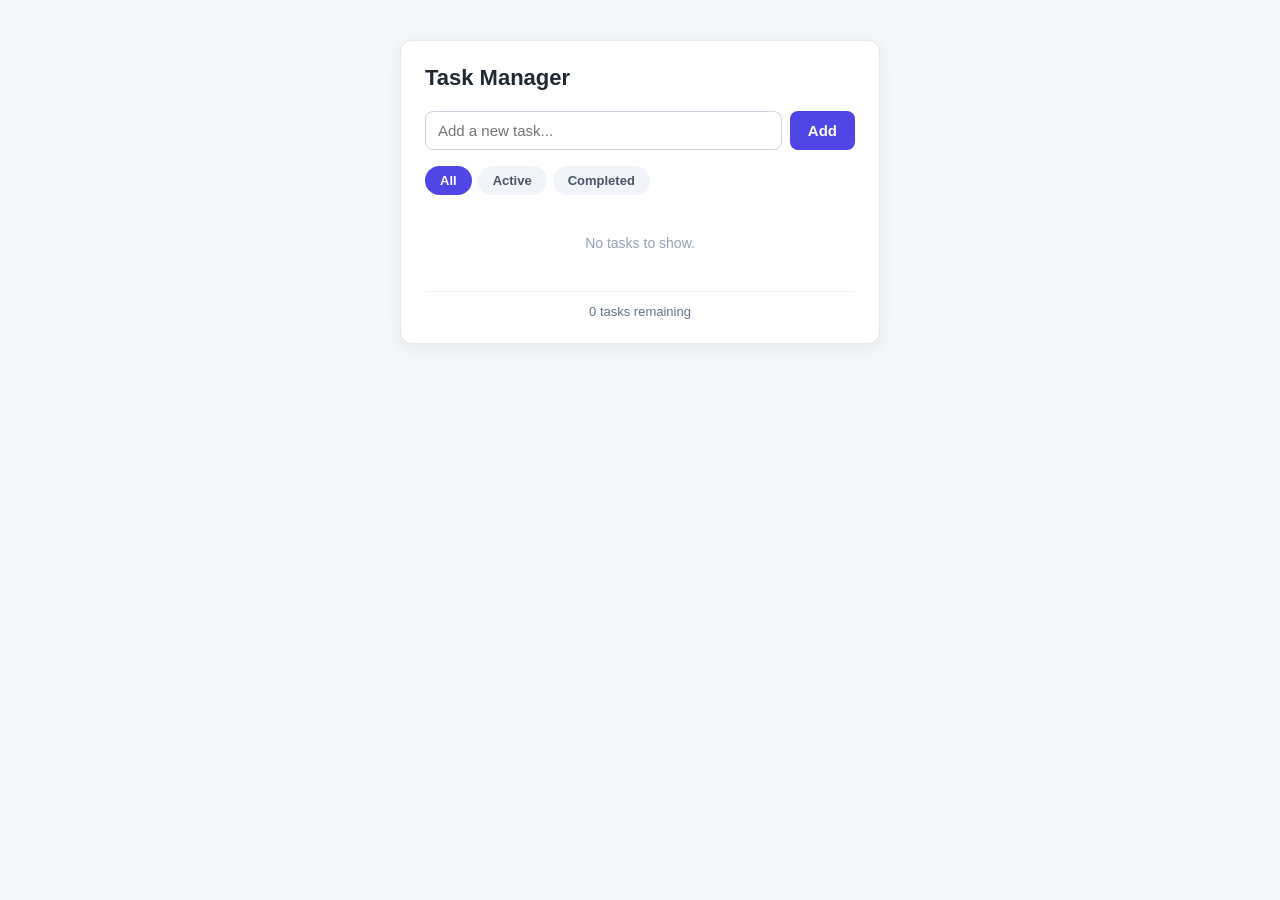
<file: pair-version/index.html>
<!DOCTYPE html>
<html lang="en">
<head>
  <meta charset="UTF-8" />
  <meta name="viewport" content="width=device-width, initial-scale=1.0" />
  <title>Task Manager</title>
  <link rel="stylesheet" href="styles.css" />
</head>
<body>
  <main class="container">
    <header class="header">
      <h1>Task Manager</h1>
    </header>

    <form id="task-form" class="input-area" autocomplete="off">
      <input id="task-input" type="text" placeholder="Add a new task..." aria-label="New task title" />
      <button type="submit" class="add-btn">Add</button>
    </form>

    <nav class="filters" aria-label="Filter tasks">
      <button class="filter active" data-filter="all">All</button>
      <button class="filter" data-filter="active">Active</button>
      <button class="filter" data-filter="completed">Completed</button>
    </nav>

    <ul id="task-list" class="task-list"></ul>

    <p id="task-count" class="task-count"></p>
  </main>

  <script src="script.js"></script>
</body>
</html>
</file>
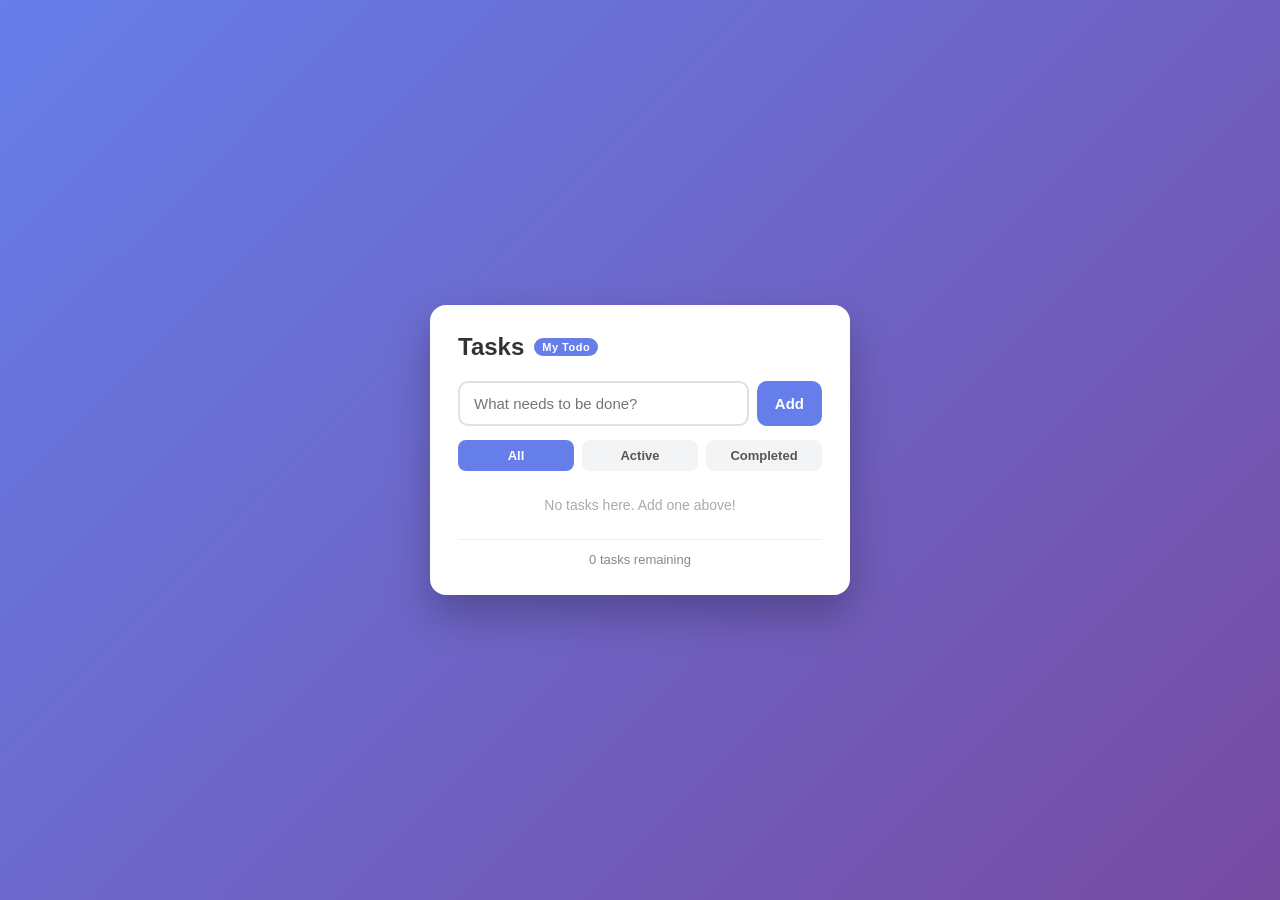
<file: vibe-version/index.html>
<!DOCTYPE html>
<html lang="en">
<head>
  <meta charset="UTF-8" />
  <meta name="viewport" content="width=device-width, initial-scale=1.0" />
  <title>Task Manager</title>
  <style>
    * {
      margin: 0;
      padding: 0;
      box-sizing: border-box;
    }

    body {
      font-family: 'Segoe UI', Tahoma, Geneva, Verdana, sans-serif;
      background: linear-gradient(135deg, #667eea 0%, #764ba2 100%);
      min-height: 100vh;
      display: flex;
      align-items: center;
      justify-content: center;
      padding: 20px;
    }

    .app {
      background: #ffffff;
      width: 100%;
      max-width: 420px;
      border-radius: 16px;
      padding: 28px;
      box-shadow: 0 20px 40px rgba(0, 0, 0, 0.25);
    }

    .app-header {
      display: flex;
      align-items: center;
      gap: 10px;
      margin-bottom: 20px;
    }

    .app-header h1 {
      font-size: 24px;
      color: #333;
    }

    .app-header .badge {
      background: #667eea;
      color: #fff;
      font-size: 11px;
      font-weight: 600;
      padding: 3px 8px;
      border-radius: 20px;
      letter-spacing: 0.5px;
    }

    .input-area {
      display: flex;
      gap: 8px;
      margin-bottom: 14px;
    }

    .input-area input {
      flex: 1;
      padding: 12px 14px;
      border: 2px solid #e0e0e0;
      border-radius: 10px;
      font-size: 15px;
      outline: none;
      transition: border-color 0.2s;
    }

    .input-area input:focus {
      border-color: #667eea;
    }

    .input-area button {
      padding: 12px 18px;
      background: #667eea;
      color: #fff;
      border: none;
      border-radius: 10px;
      font-size: 15px;
      font-weight: 600;
      cursor: pointer;
      transition: background 0.2s;
    }

    .input-area button:hover {
      background: #5a6fd6;
    }

    .filters {
      display: flex;
      gap: 8px;
      margin-bottom: 14px;
    }

    .filters button {
      flex: 1;
      padding: 8px 0;
      background: #f3f4f6;
      border: none;
      border-radius: 8px;
      font-size: 13px;
      font-weight: 600;
      color: #555;
      cursor: pointer;
      transition: all 0.2s;
    }

    .filters button.active {
      background: #667eea;
      color: #fff;
    }

    .task-list {
      list-style: none;
      max-height: 320px;
      overflow-y: auto;
      margin-bottom: 14px;
    }

    .task-list li {
      display: flex;
      align-items: center;
      justify-content: space-between;
      padding: 12px 10px;
      border-bottom: 1px solid #f0f0f0;
      cursor: pointer;
      border-radius: 8px;
      transition: background 0.2s;
    }

    .task-list li:hover {
      background: #f9f9ff;
    }

    .task-list li span {
      font-size: 15px;
      color: #333;
      word-break: break-word;
    }

    .task-list li.completed span {
      text-decoration: line-through;
      color: #b0b0b0;
    }

    .task-list li .check {
      width: 20px;
      height: 20px;
      border: 2px solid #ccc;
      border-radius: 50%;
      flex-shrink: 0;
      display: flex;
      align-items: center;
      justify-content: center;
      font-size: 12px;
      color: transparent;
      margin-right: 10px;
      transition: all 0.2s;
    }

    .task-list li.completed .check {
      background: #667eea;
      border-color: #667eea;
      color: #fff;
    }

    .empty-state {
      text-align: center;
      color: #aaa;
      font-size: 14px;
      padding: 24px 0;
    }

    .task-count {
      text-align: center;
      font-size: 13px;
      color: #888;
      border-top: 1px solid #f0f0f0;
      padding-top: 12px;
    }
  </style>
</head>
<body>
  <main class="app">
    <div class="app-header">
      <h1>Tasks</h1>
      <span class="badge">My Todo</span>
    </div>

    <div class="input-area">
      <input id="taskInput" type="text" placeholder="What needs to be done?" autocomplete="off" />
      <button id="addBtn">Add</button>
    </div>

    <div class="filters">
      <button class="filter-btn active" data-filter="all">All</button>
      <button class="filter-btn" data-filter="active">Active</button>
      <button class="filter-btn" data-filter="completed">Completed</button>
    </div>

    <ul id="taskList" class="task-list"></ul>

    <div id="taskCount" class="task-count">0 tasks remaining</div>
  </main>

  <script>
    const input = document.getElementById('taskInput');
    const addBtn = document.getElementById('addBtn');
    const list = document.getElementById('taskList');
    const countEl = document.getElementById('taskCount');
    const filterBtns = document.querySelectorAll('.filter-btn');

    let tasks = [];
    let currentFilter = 'all';

    function render() {
      const visible = tasks.filter((t) => {
        if (currentFilter === 'active') return !t.completed;
        if (currentFilter === 'completed') return t.completed;
        return true;
      });

      list.innerHTML = '';

      if (visible.length === 0) {
        const li = document.createElement('li');
        li.className = 'empty-state';
        li.style.cssText = 'cursor: default; border: none; display: block;';
        li.textContent = 'No tasks here. Add one above!';
        list.appendChild(li);
      }

      visible.forEach((task) => {
        const li = document.createElement('li');
        li.className = task.completed ? 'completed' : '';

        const check = document.createElement('span');
        check.className = 'check';
        check.textContent = task.completed ? '✓' : '';

        const text = document.createElement('span');
        text.textContent = task.title;

        li.appendChild(check);
        li.appendChild(text);

        li.addEventListener('click', () => {
          task.completed = !task.completed;
          render();
        });

        list.appendChild(li);
      });

      const remaining = tasks.filter((t) => !t.completed).length;
      countEl.textContent = remaining + (remaining === 1 ? ' task remaining' : ' tasks remaining');
    }

    function addTask() {
      const title = input.value.trim();
      if (!title) return;
      tasks.push({ title, completed: false });
      input.value = '';
      input.focus();
      render();
    }

    addBtn.addEventListener('click', addTask);
    input.addEventListener('keydown', (e) => {
      if (e.key === 'Enter') addTask();
    });

    filterBtns.forEach((btn) => {
      btn.addEventListener('click', () => {
        filterBtns.forEach((b) => b.classList.remove('active'));
        btn.classList.add('active');
        currentFilter = btn.dataset.filter;
        render();
      });
    });

    render();
  </script>
</body>
</html>
</file>
<file: pair-version/styles.css>
* {
  margin: 0;
  padding: 0;
  box-sizing: border-box;
}

body {
  font-family: -apple-system, BlinkMacSystemFont, 'Segoe UI', Roboto, Helvetica, Arial, sans-serif;
  background-color: #f5f6f8;
  display: flex;
  justify-content: center;
  padding: 40px 16px;
  min-height: 100vh;
  color: #1f2933;
}

.container {
  width: 100%;
  max-width: 480px;
  background: #ffffff;
  border: 1px solid #e2e8f0;
  border-radius: 12px;
  padding: 24px;
  box-shadow: 0 4px 16px rgba(0, 0, 0, 0.06);
  align-self: flex-start;
}

.header {
  margin-bottom: 20px;
}

.header h1 {
  font-size: 22px;
  font-weight: 700;
}

.input-area {
  display: flex;
  gap: 8px;
  margin-bottom: 16px;
}

.input-area input {
  flex: 1;
  padding: 10px 12px;
  font-size: 15px;
  border: 1px solid #cbd5e1;
  border-radius: 8px;
  outline: none;
}

.input-area input:focus {
  border-color: #4f46e5;
  box-shadow: 0 0 0 3px rgba(79, 70, 229, 0.15);
}

.add-btn {
  padding: 10px 18px;
  font-size: 15px;
  font-weight: 600;
  color: #ffffff;
  background-color: #4f46e5;
  border: none;
  border-radius: 8px;
  cursor: pointer;
}

.add-btn:hover {
  background-color: #4338ca;
}

.filters {
  display: flex;
  gap: 6px;
  margin-bottom: 16px;
}

.filter {
  padding: 6px 14px;
  font-size: 13px;
  font-weight: 600;
  color: #475569;
  background: #f1f5f9;
  border: 1px solid transparent;
  border-radius: 999px;
  cursor: pointer;
}

.filter:hover {
  background: #e2e8f0;
}

.filter.active {
  color: #ffffff;
  background: #4f46e5;
}

.task-list {
  list-style: none;
  margin-bottom: 16px;
}

.task-item {
  display: flex;
  align-items: center;
  gap: 10px;
  padding: 12px 8px;
  border-bottom: 1px solid #f1f5f9;
  cursor: pointer;
  border-radius: 6px;
}

.task-item:hover {
  background: #f8fafc;
}

.task-check {
  width: 18px;
  height: 18px;
  border: 2px solid #cbd5e1;
  border-radius: 4px;
  display: flex;
  align-items: center;
  justify-content: center;
  font-size: 12px;
  color: transparent;
  flex-shrink: 0;
}

.task-item.completed .task-check {
  background: #4f46e5;
  border-color: #4f46e5;
  color: #ffffff;
}

.task-title {
  font-size: 15px;
  word-break: break-word;
}

.task-item.completed .task-title {
  text-decoration: line-through;
  color: #94a3b8;
}

.empty-state {
  text-align: center;
  color: #94a3b8;
  font-size: 14px;
  padding: 24px 0;
}

.task-count {
  font-size: 13px;
  color: #64748b;
  border-top: 1px solid #f1f5f9;
  padding-top: 12px;
  text-align: center;
}
</file>
